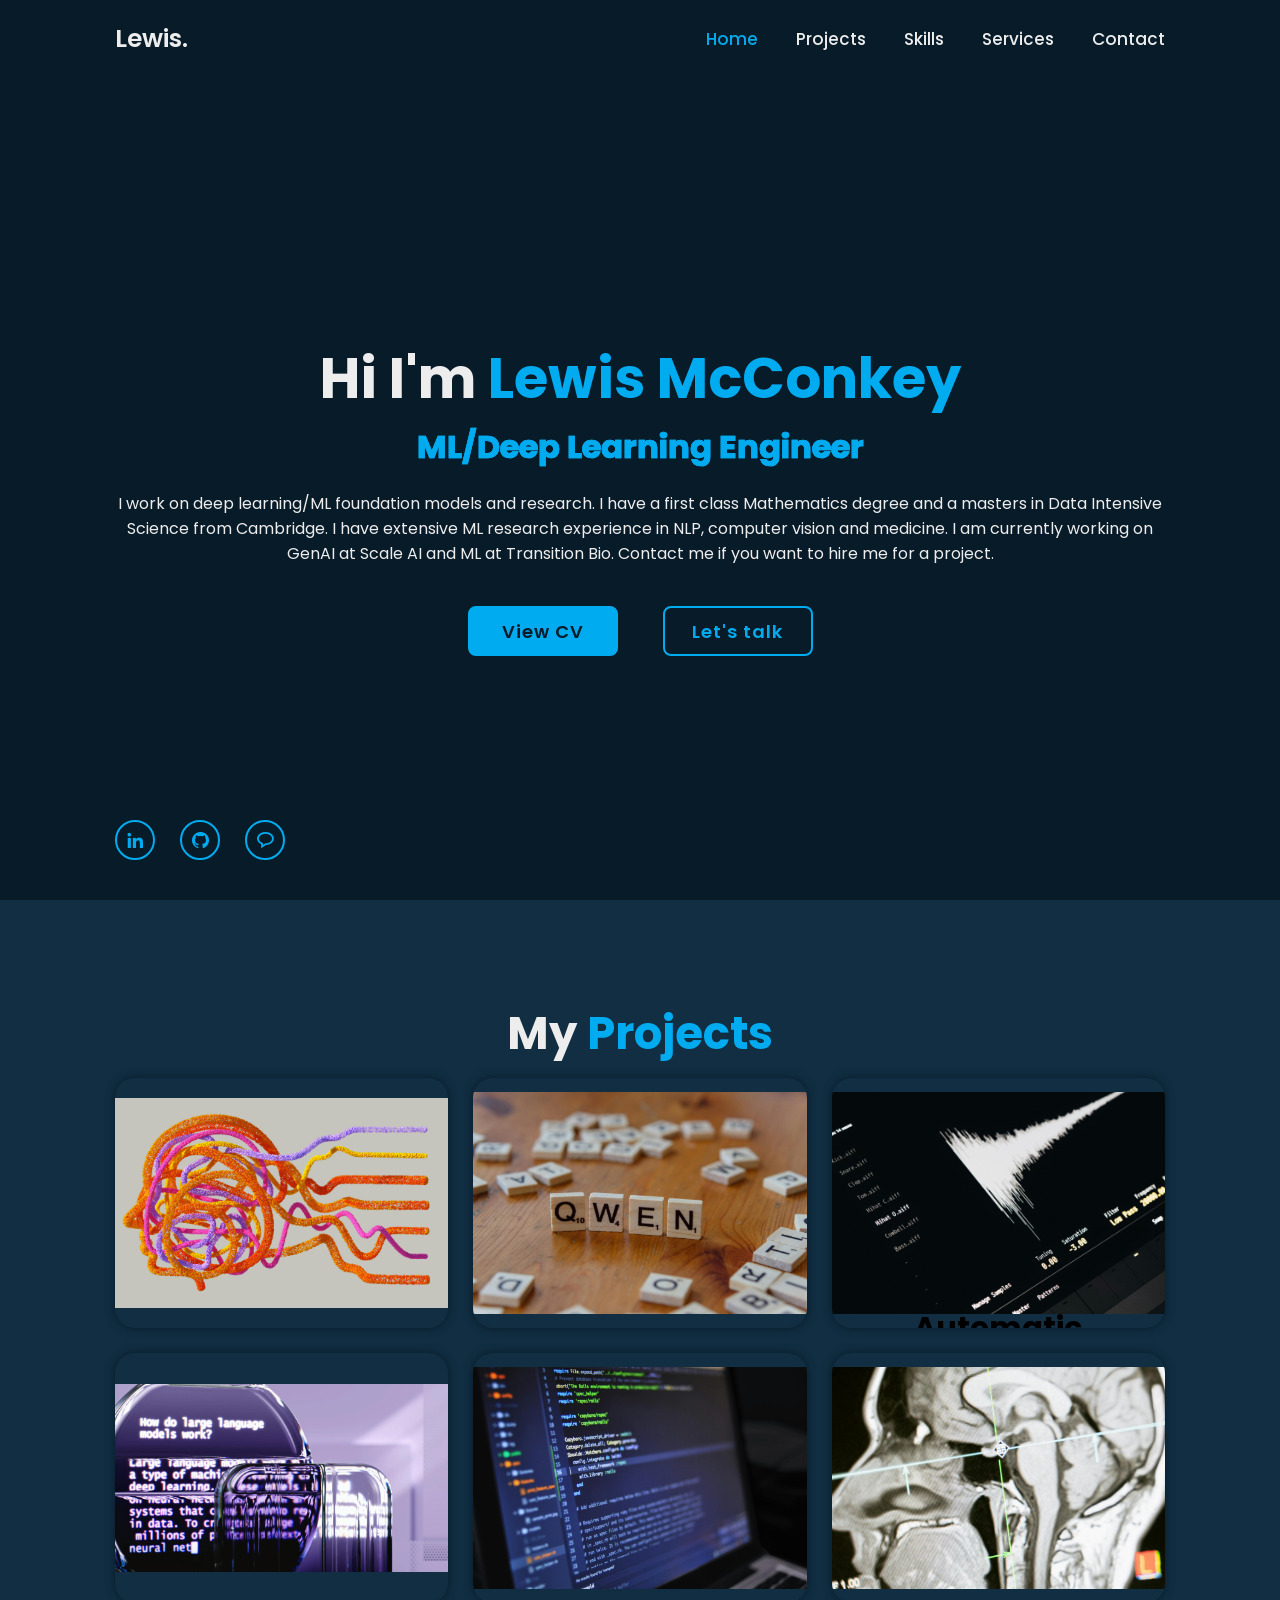
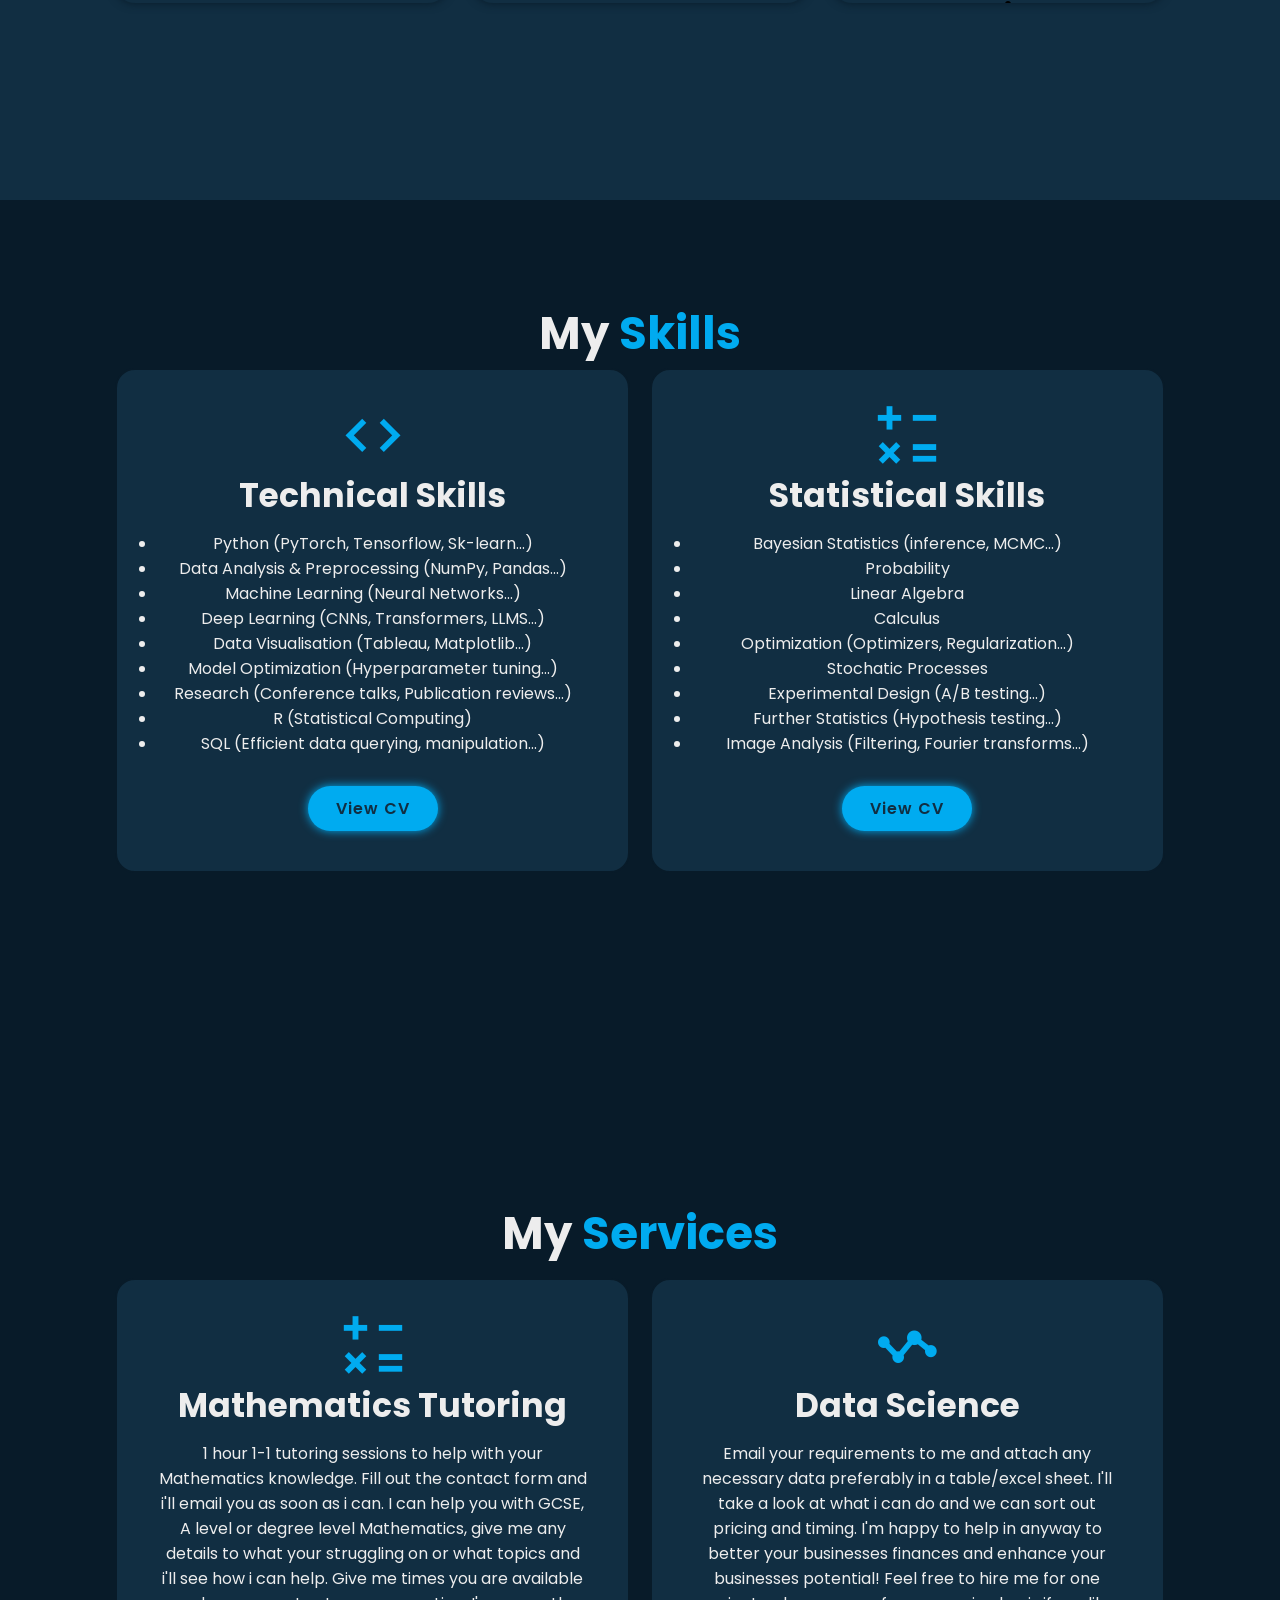
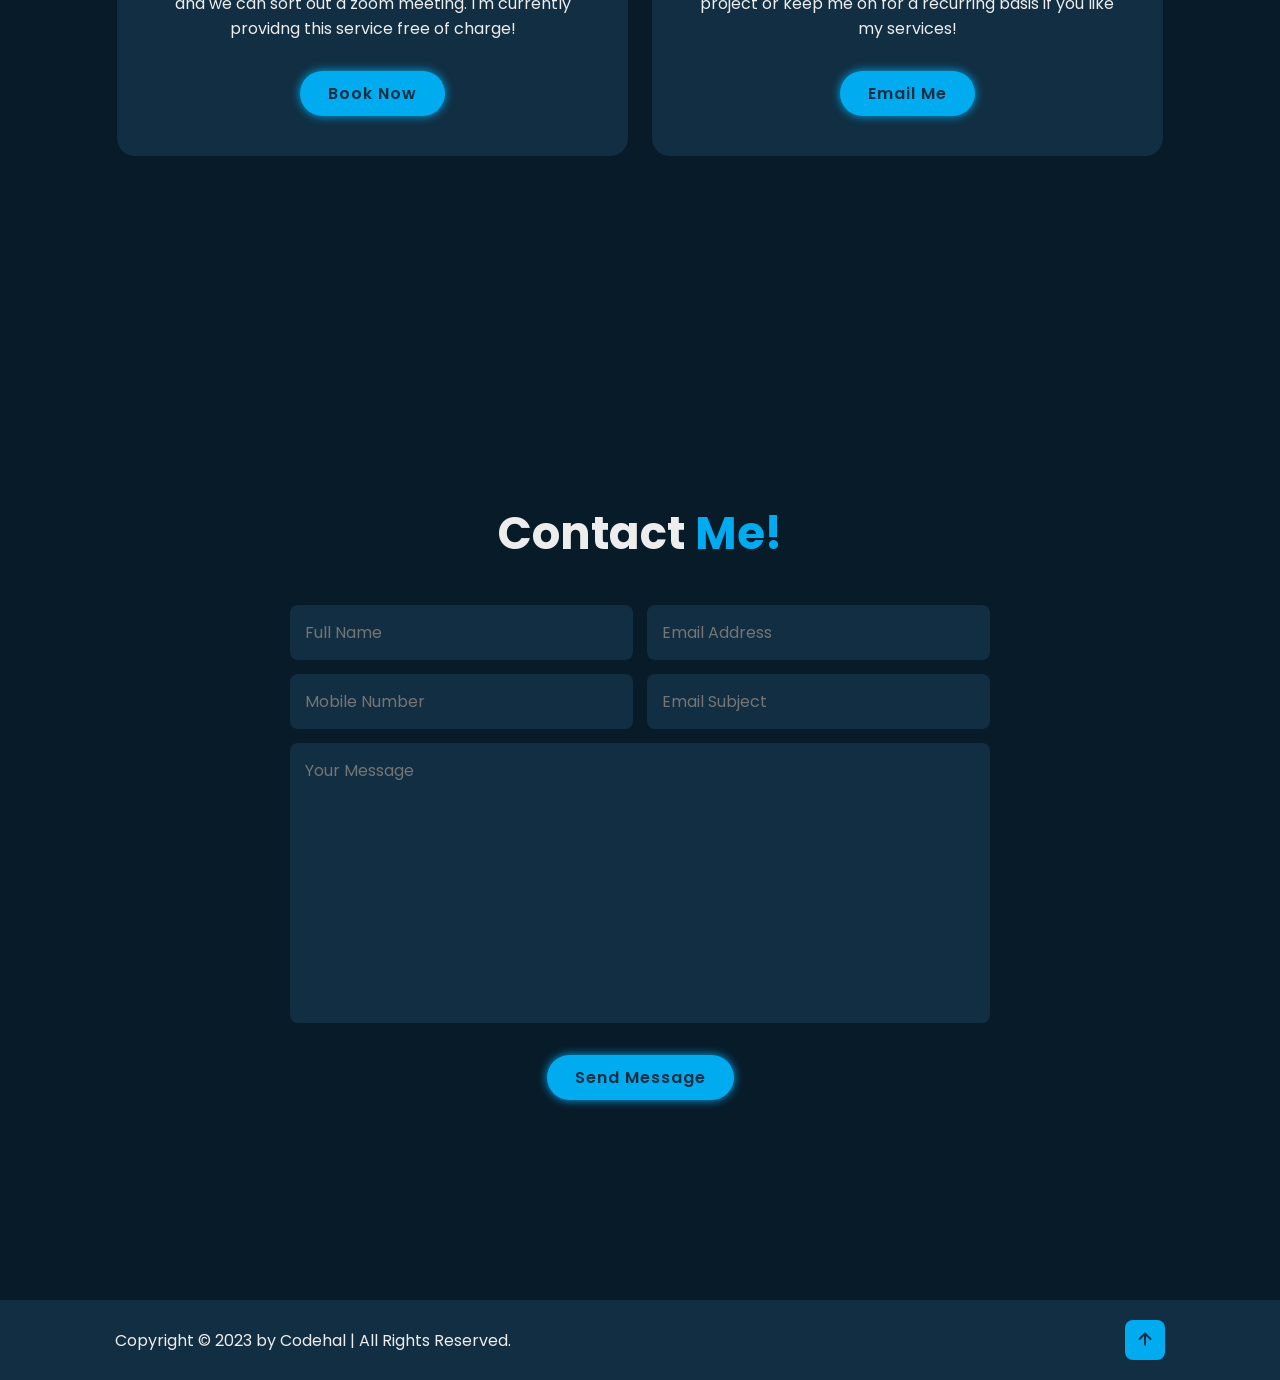
<file: index.html>
<!DOCTYPE html>
<html lang="en">

<head>
  <meta charset="UTF-8">
  <meta http-equiv="X-UA-Compatible" content="IE=edge">
  <meta name="viewport" content="width=device-width, initial-scale=1.0">
  <title>Personal Website</title>

  <link rel="stylesheet" href="personal website.css">

  <link href="https://unpkg.com/boxicons@2.1.4/css/boxicons.min.css" rel="stylesheet">
</head>
<body>
  <header class="header">
    <a href="#" class="logo">Lewis.</a>
    <div class="bx bx-menu" id="menu-icon"></div>

    <nav class="navbar">
      <a href="#Home" class="active">Home</a>
      <a href="#portfolio">Projects</a>
      <a href="#Skills">Skills</a>
      <a href="#Services">Services</a>
      <a href="#contact">Contact</a>
    </nav>

  </header>

  <section class="Home" id="Home">
    
    <div class="home-content">
      <center>
      <h1><br>Hi I'm <span>Lewis McConkey</span></h1>
      <div class="text-animate">
        <h3>ML/Deep Learning Engineer</h3>
      </div>
      <p>I work on deep learning/ML foundation models and research. I have a first class Mathematics degree and a masters in Data Intensive Science from Cambridge. I have extensive ML research experience in NLP, computer vision and medicine. I am currently working on GenAI at Scale AI and ML at Transition Bio.  Contact me if you want to hire me for a project.</p>
      <div class="btn-box">
        <a href="https://docs.google.com/document/d/1GEggq1tuvcg07qV2nIcZ8Dckjq_eZgZ1/edit?usp=sharing&ouid=100934787953432346950&rtpof=true&sd=true" download class="btn">View CV</a>
        <a href="mailto:lewis.mcconkey2001@icloud.com" class="btn">Let's talk</a>
      </div>
      <div class="home-sci">
        <a href="https://www.linkedin.com/in/lewismcconkey/"><i class="bx bxl-linkedin"></i></a>
        <a href="https://github.com/Conkey01"><i class='bx bxl-github' ></i></a>
        <a href="sms:+447851853413"> <i class='bx bx-message-rounded'></i></a>
        </center>
      </div>
      
    </div>
  </section>

  <section class="portfolio" id="portfolio">
    <h2 class="heading">My <span>Projects</span></h2>

    <div class="portfolio-container">
       <div class="portfolio-box">
         <img src="Machine_learning.jpg" alt="">
         <div class="portfolio-layer">
           <h4>Neural Networks</h4>
           <p>End-to-end neural network inference pipeline that predicts the summation of two digits (97.19% validation accuracy). Benchmarked performance against support vector machines, random forests etc.</p>
           <a href="https://github.com/Conkey01/Optimising-Neural-Network-Inference-Pipelines-for-Digit-Summation"><i class='bx bx-link-external' ></i></a>
        </div>
      </div>

          <div class="portfolio-box">
            <img src="Qwen.jpg" alt="">
            <div class="portfolio-layer">
              <h4>Qwen, LLMs</h4>
              <p>LoRA (Low-Rank Adaptation) applied to the Qwen2.5-Instruct class of Large Language Models (LLMs), repurposed for forecasting a predator-prey system.</p>
              <a href="https://github.com/Conkey01/Efficient-Fine-Tuning-of-Large-Language-Models-for-Time-Series-Forecasting-via-LoRA"><i class='bx bx-link-external' ></i></a>
            </div>
          </div>

            <div class="portfolio-box">
              <img src="Sound.jpg" alt="">
              <div class="portfolio-layer">
                <h4>Automatic Speech Recognition</h4>
                <p>A self-supervised transformer-based ASR system using CNN feature encoder and quantization module built to jointly learn discrete speech units & contextualised representations.</p>
                <a href="https://conkey01.github.io/Automatic_Speech_Recognition_System/"><i class='bx bx-link-external' ></i></a>
              </div>
            </div>

              <div class="portfolio-box">
                <img src="MLLM.jpg" alt="">
                <div class="portfolio-layer">
                  <h4>Vision Search Engine</h4>
                  <p>Vision encoder trained using student-teacher network turned into vision search engine. First part of a multimodal large language model I am currently building.</p>
                  <a href="https://conkey01.github.io/Vision_Encoder/"><i class='bx bx-link-external' ></i></a>
                </div>
              </div>

              <div class="portfolio-box">
                <img src="research_computing.jpg" alt="">
                <div class="portfolio-layer">
                  <h4>Automatic Differentiation</h4>
                  <p>Created a sub_dual_autodiff package for automatic differentiation using dual numbers.</p>
                  <a href="https://github.com/Conkey01/Automatic-Differentiation-Using-Dual-Numbers-Package"><i class='bx bx-link-external' ></i></a>
                </div>
              </div>

            <div class="portfolio-box">
               <img src="Medical_Imaging.jpg" alt="">
                <div class="portfolio-layer">
                  <h4>Medical Imaging</h4>
                   <p>Positron emission tomography and computed tomography reconstruction. Magnetic resonance imaging denoising. Computed tomography classification for cancer types (benign/malignant).</p>
                <a href="https://github.com/Conkey01/Multimodal_Imaging_for_cancer_detection_and_AI_segmentation"><i class='bx bx-link-external' ></i></a>
               </div>
             </div>

    </div>
  </section>

  <section class="Skills" id="Skills">
    <h2 class="heading">My <span>Skills</span></h2>

    <div class="services-container">
      <div class="services-box">
        <i class='bx bx-code'></i>
        <h3>Technical Skills</h3>
        <ul>
          <li>Python (PyTorch, Tensorflow, Sk-learn...)</li>
          <li>Data Analysis & Preprocessing (NumPy, Pandas...)</li>
          <li>Machine Learning (Neural Networks...)</li>
          <li>Deep Learning (CNNs, Transformers, LLMS...)</li>
          <li>Data Visualisation (Tableau, Matplotlib...)</li>
          <li>Model Optimization (Hyperparameter tuning...) </li>
          <li>Research (Conference talks, Publication reviews...)</li>
          <li>R (Statistical Computing)</li>
          <li>SQL (Efficient data querying, manipulation...)</li>
        </ul>
        <a href="https://docs.google.com/document/d/1GEggq1tuvcg07qV2nIcZ8Dckjq_eZgZ1/edit?usp=sharing&ouid=100934787953432346950&rtpof=true&sd=true" class="btn2">View CV</a>
      </div>

      <div class="services-box">
        <i class='bx bx-math' ></i>
         <h3>Statistical Skills</h3>
          <ul>
          <li>Bayesian Statistics (inference, MCMC...)</li>
          <li>Probability</li>
          <li>Linear Algebra</li>
          <li>Calculus</li>
          <li>Optimization (Optimizers, Regularization...)</li>
          <li>Stochatic Processes</li>
          <li>Experimental Design (A/B testing...)</li>
          <li>Further Statistics (Hypothesis testing...)</li>
          <li>Image Analysis (Filtering, Fourier transforms...)</li>
          </ul>
          <a href="https://docs.google.com/document/d/1GEggq1tuvcg07qV2nIcZ8Dckjq_eZgZ1/edit?usp=sharing&ouid=100934787953432346950&rtpof=true&sd=true" class="btn2">View CV</a>
        </div>
    </div>
  </section>


  <section class="Services" id="Services">
    <h2 class="heading">My <span>Services</span></h2>

    <div class="services-container">
      <div class="services-box">
      <i class='bx bx-math' ></i>
        <!-----<i class="bx bx-code-alt"></i>----->
        <h3>Mathematics Tutoring</h3>
          <p>1 hour 1-1 tutoring sessions to help with your Mathematics knowledge. Fill out the contact form and i'll email you as soon as i can. I can help you with GCSE, A level or degree level Mathematics, give me any details to what your struggling on or what topics and i'll see how i can help. Give me times you are available and we can sort out a zoom meeting. I'm currently providng this service free of charge!</p>
        <a href="mailto:lewis.mcconkey2001@icloud.com" class="btn2">Book Now</a>
      </div>

      <div class="services-box">
        <i class='bx bx-stats' ></i>
          <!-----<i class="bx bx-code-alt"></i>----->
          <h3>Data Science</h3>
          <p>Email your requirements to me and attach any necessary data preferably in a table/excel sheet. I'll take a look at what i can do and we can sort out pricing and timing. I'm happy to help in anyway to better your businesses finances and enhance your businesses potential! Feel free to hire me for one project or keep me on for a recurring basis if you like my services!</p>
          <a href="mailto:lewis.mcconkey2001@icloud.com" class="btn2">Email Me</a>
        </div>
    </div>
  </section>

  <section class="contact" id="contact">
    <h2 class="heading">Contact <span>Me!</span></h2>

    <form action="https://formsubmit.co/lewis.mcconkey2001@icloud.com" method="POST">
      <div class="input-box">
        <input type="text" placeholder="Full Name">
        <input type="email" placeholder="Email Address">
      </div>
      <div class="input-box">
        <input type="number" placeholder="Mobile Number">
        <input type="text" placeholder="Email Subject">
      </div>
      <textarea name="" id="" cols="30" rows="10" placeholder="Your Message"></textarea>
      <input type="submit" value="Send Message" class="btn2">
    </form>
  </section>

  <footer class="footer">
    <div class="footer-text">
      <p>Copyright &copy; 2023 by Codehal | All Rights Reserved.</p>
    </div>

    <div class="footer-iconTop"><a href="#Home"><i class="bx bx-up-arrow-alt"></i></a>
    </div>
  </footer>

    <script src="personal website.js"></script>
</body>
</html>
</file>
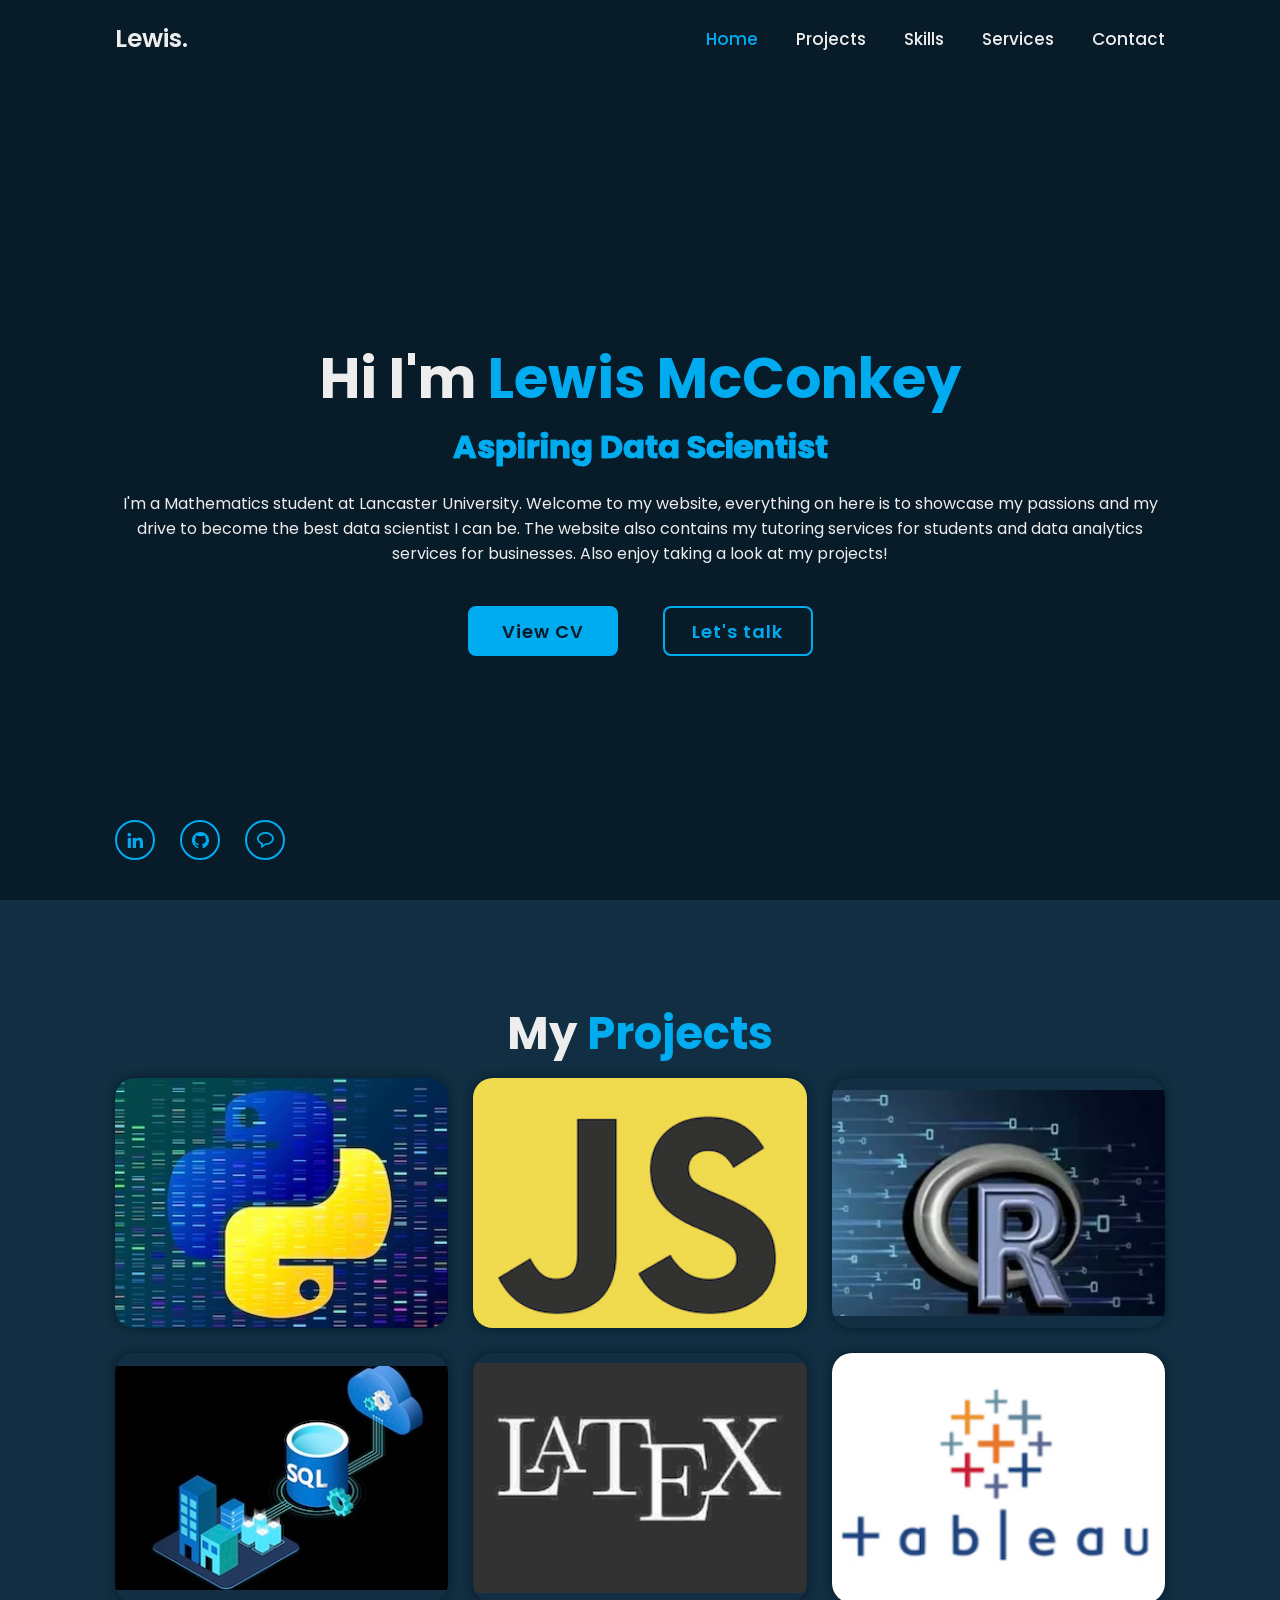
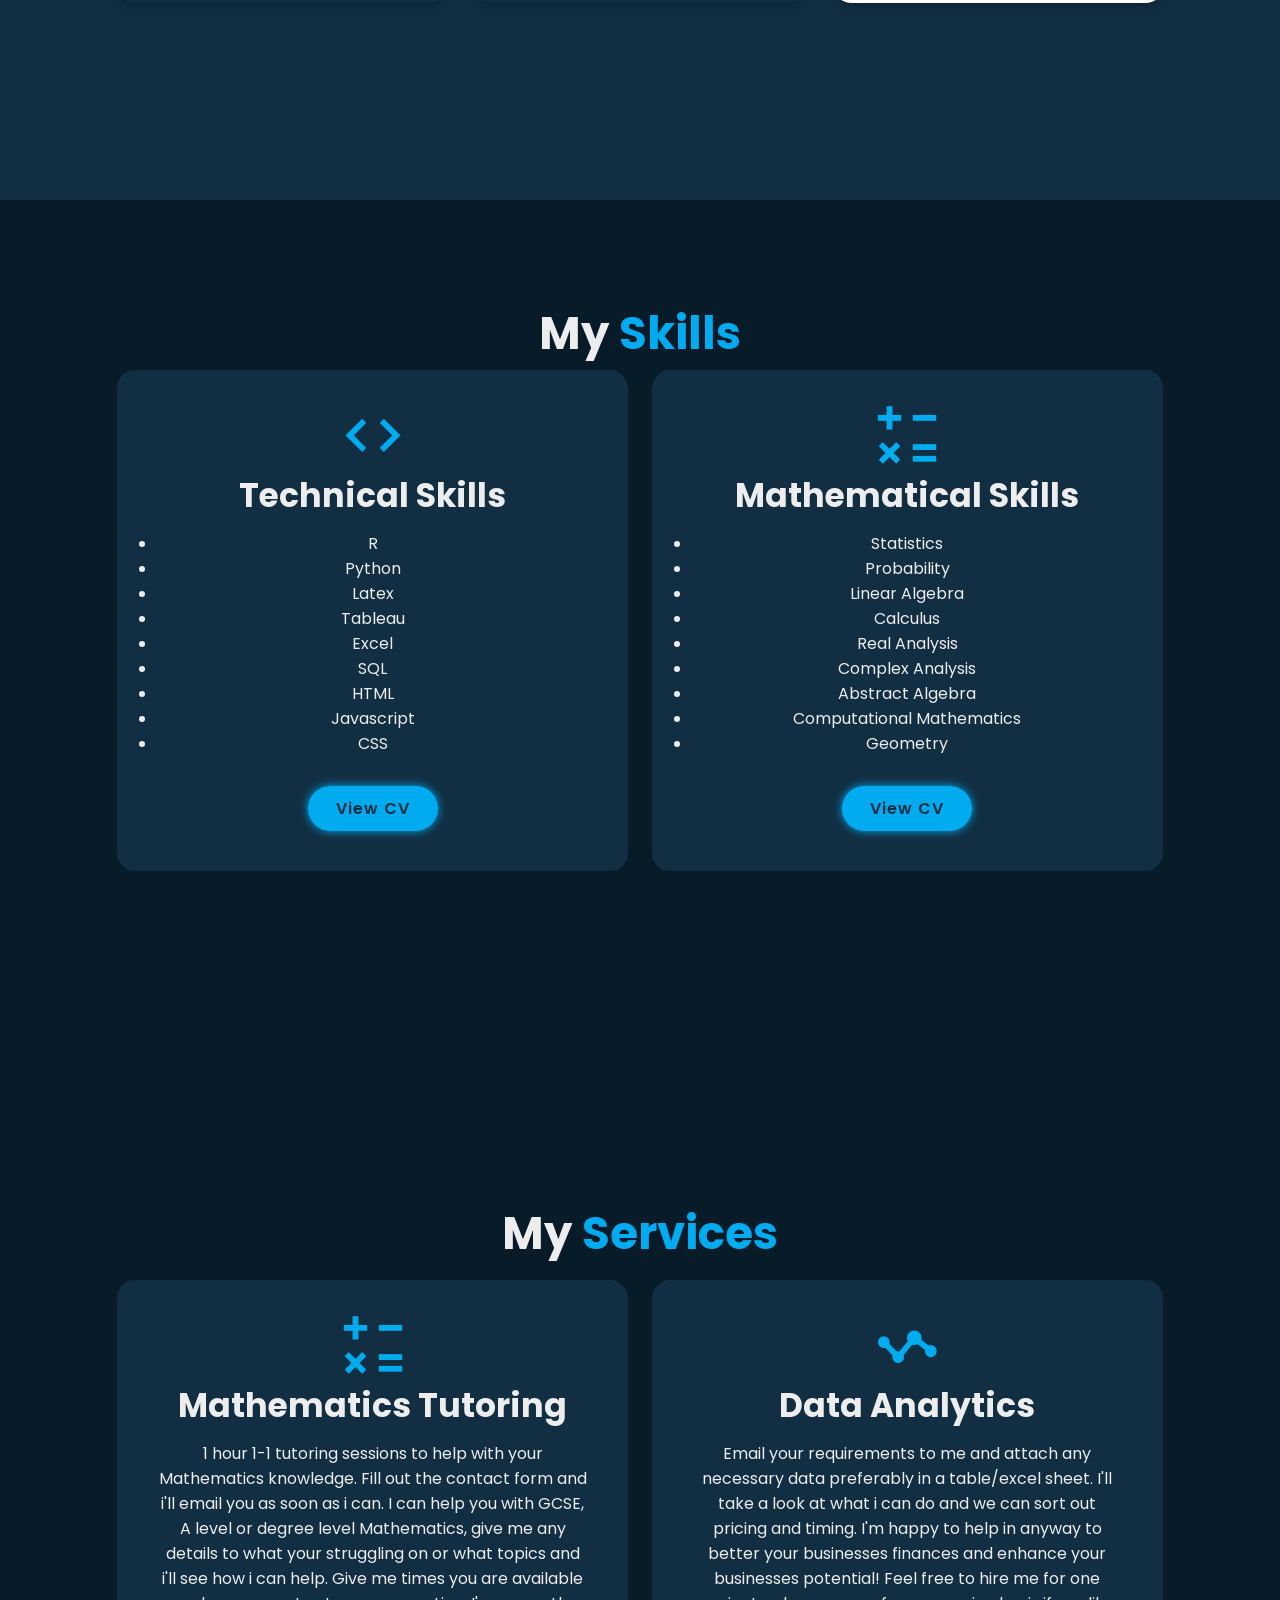
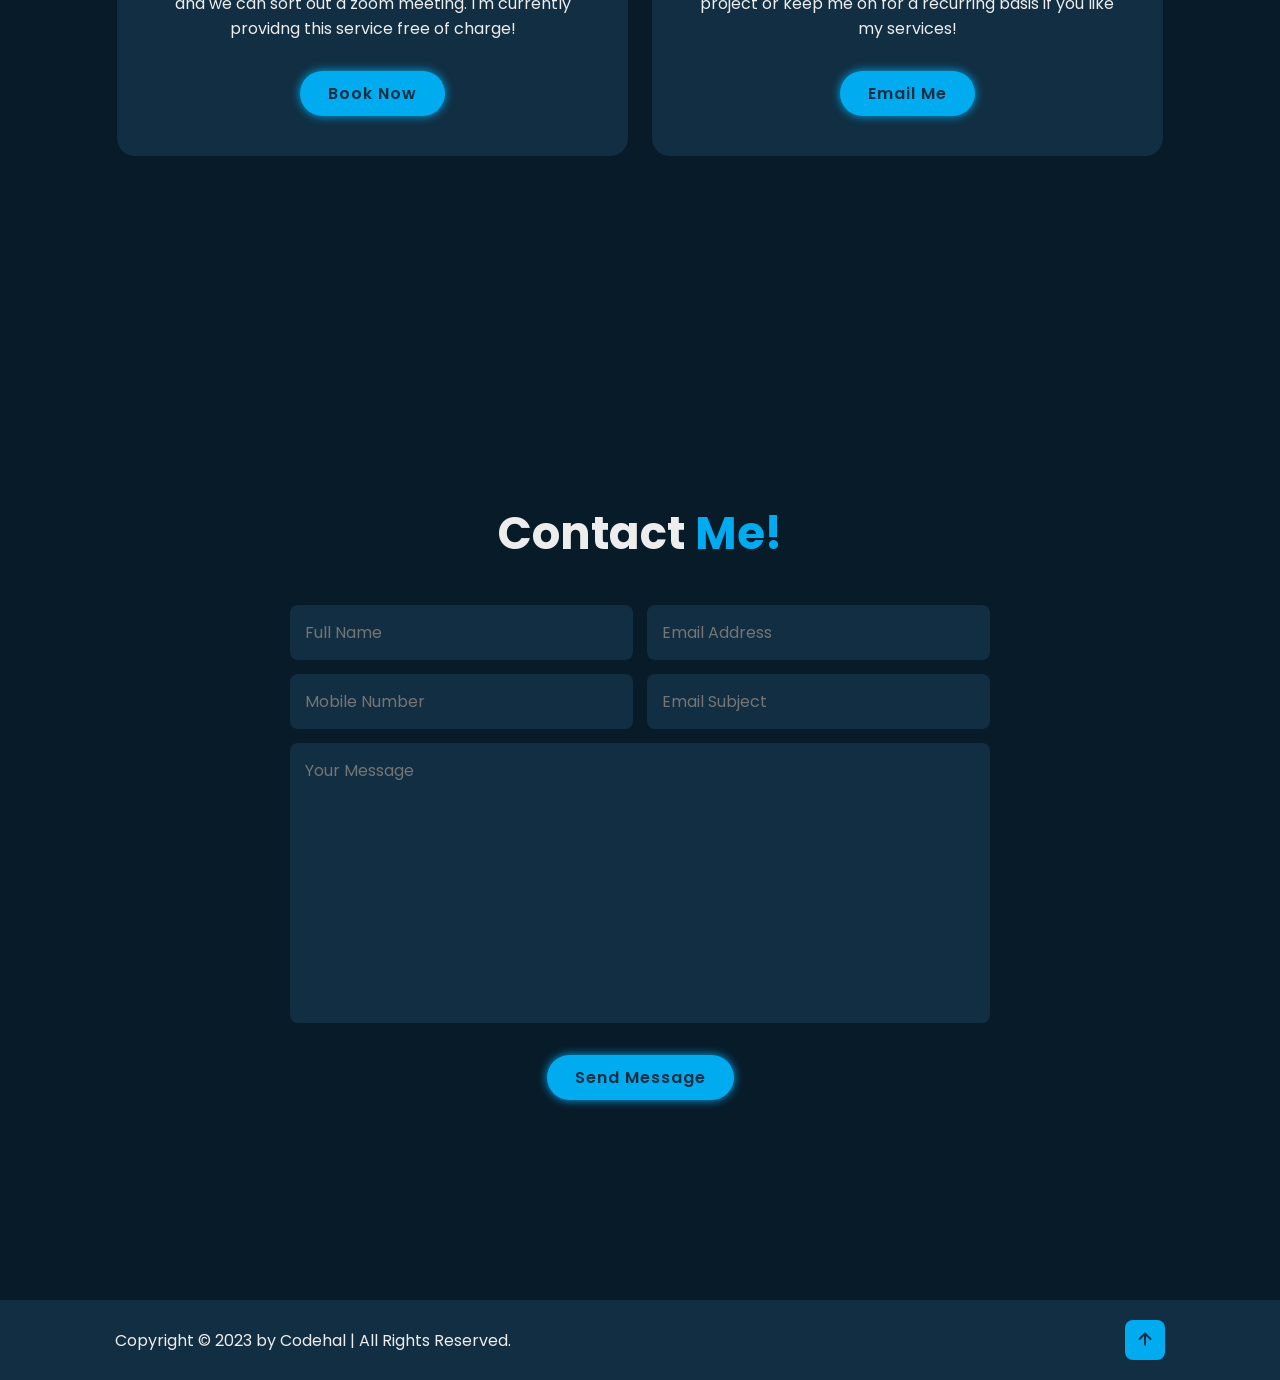
<file: Personal Website.html>
<!DOCTYPE html>
<html lang="en">

<head>
  <meta charset="UTF-8">
  <meta http-equiv="X-UA-Compatible" content="IE=edge">
  <meta name="viewport" content="width=device-width, initial scale=1.0">
  <title>Personal Website</title>

  <link rel="stylesheet" href="personal website.css">

  <link href="https://unpkg.com/boxicons@2.1.4/css/boxicons.min.css" rel="stylesheet">
</head>
<body>
  <header class="header">
    <a href="#" class="logo">Lewis.</a>
    <div class="bx bx-menu" id="menu-icon"></div>

    <nav class="navbar">
      <a href="#Home" class="active">Home</a>
      <a href="#portfolio">Projects</a>
      <a href="#Skills">Skills</a>
      <a href="#Services">Services</a>
      <a href="#contact">Contact</a>
    </nav>

  </header>

  <section class="Home" id="Home">
    
    <div class="home-content">
      <center>
      <h1><br>Hi I'm <span>Lewis McConkey</span></h1>
      <div class="text-animate">
        <h3>Aspiring Data Scientist</h3>
      </div>
      <p>I'm a Mathematics student at Lancaster University. Welcome to my website, everything on here is to showcase my passions and my drive to become the best data scientist I can be. The website also contains my tutoring services for students and data analytics services for businesses. Also enjoy taking a look at my projects!</p>
      <div class="btn-box">
        <a href="https://docs.google.com/document/d/1ktmlhTL9glizCnyXrKWQAvomitLuitNJVugeslTedOE/edit?usp=sharing" download class="btn">View CV</a>
        <a href="mailto:lewis.mcconkey2001@icloud.com" class="btn">Let's talk</a>
      </div>
      <div class="home-sci">
        <a href="https://www.linkedin.com/in/lewismcconkey/"><i class="bx bxl-linkedin"></i></a>
        <a href="https://github.com/Conkey01"><i class='bx bxl-github' ></i></a>
        <a href="sms:+447851853413"> <i class='bx bx-message-rounded'></i></a>
        </center>
      </div>
      
    </div>
  </section>

  <section class="portfolio" id="portfolio">
    <h2 class="heading">My <span>Projects</span></h2>

    <div class="portfolio-container">
       <div class="portfolio-box">
         <img src="python.jpg" alt="">
         <div class="portfolio-layer">
           <h4>Python</h4>
           <p>View some of my Python projects:</p>
           <a href="#"><i class='bx bx-link-external' ></i></a>
        </div>
      </div>

        <div class="portfolio-box">
          <img src="Websites.jpg" alt="">
          <div class="portfolio-layer">
            <h4>Websites</h4>
            <p>View some of my websites (each folder contains the HTML, CSS, Javascript and images to individual wesbites):</p>
            <a href="https://drive.google.com/drive/folders/1oANBbDkpqe4vY2prJok2bJtKl8bMyIgs?usp=sharing"><i class='bx bx-link-external' ></i></a>
          </div>
        </div>

          <div class="portfolio-box">
            <img src="R.jpg" alt="">
            <div class="portfolio-layer">
              <h4>R</h4>
              <p>View some of my R projects (These are shorter projects):</p>
              <a href="#"><i class='bx bx-link-external' ></i></a>
            </div>
          </div>

            <div class="portfolio-box">
              <img src="SQL.jpg" alt="">
              <div class="portfolio-layer">
                <h4>SQL</h4>
                <p>View some of my SQl projects (coming soon...):</p>
                <a href="#"><i class='bx bx-link-external' ></i></a>
              </div>
            </div>

              <div class="portfolio-box">
                <img src="LaTex.jpg" alt="">
                <div class="portfolio-layer">
                  <h4>LaTex</h4>
                  <p>View some of my LaTex projects:</p>
                  <a href="https://drive.google.com/drive/folders/1TSJ8YtNglSjfgtpD7KHTPLG6jdZS6n-x?usp=sharing"><i class='bx bx-link-external' ></i></a>
                </div>
              </div>

                <div class="portfolio-box">
                  <img src="Tableau.jpg" alt="">
                  <div class="portfolio-layer">
                    <h4>Tableau</h4>
                    <p>View some of my Tableau projects (+ other dashboards):</p>
                    <a href="#"><i class='bx bx-link-external' ></i></a>
                  </div>
                </div>

    </div>
  </section>

  <section class="Skills" id="Skills">
    <h2 class="heading">My <span>Skills</span></h2>

    <div class="services-container">
      <div class="services-box">
        <i class='bx bx-code'></i>
        <h3>Technical Skills</h3>
        <ul>
          <li>R</li>
          <li>Python</li>
          <li>Latex</li>
          <li>Tableau</li>
          <li>Excel</li>
          <li>SQL</li>
          <li>HTML</li>
          <li>Javascript</li>
          <li>CSS</li>
        </ul>
        <a href="https://docs.google.com/document/d/1ktmlhTL9glizCnyXrKWQAvomitLuitNJVugeslTedOE/edit?usp=sharing" class="btn2">View CV</a>
      </div>

      <div class="services-box">
        <i class='bx bx-math' ></i>
          <h3>Mathematical Skills</h3>
          <ul>
          <li>Statistics</li>
          <li>Probability</li>
          <li>Linear Algebra</li>
          <li>Calculus</li>
          <li>Real Analysis</li>
          <li>Complex Analysis</li>
          <li>Abstract Algebra</li>
          <li>Computational Mathematics</li>
          <li>Geometry</li>
          </ul>
          <a href="https://docs.google.com/document/d/1ktmlhTL9glizCnyXrKWQAvomitLuitNJVugeslTedOE/edit?usp=sharing" class="btn2">View CV</a>
        </div>
    </div>
  </section>


  <section class="Services" id="Services">
    <h2 class="heading">My <span>Services</span></h2>

    <div class="services-container">
      <div class="services-box">
      <i class='bx bx-math' ></i>
        <!-----<i class="bx bx-code-alt"></i>----->
        <h3>Mathematics Tutoring</h3>
          <p>1 hour 1-1 tutoring sessions to help with your Mathematics knowledge. Fill out the contact form and i'll email you as soon as i can. I can help you with GCSE, A level or degree level Mathematics, give me any details to what your struggling on or what topics and i'll see how i can help. Give me times you are available and we can sort out a zoom meeting. I'm currently providng this service free of charge!</p>
        <a href="#contact" class="btn2">Book Now</a>
      </div>

      <div class="services-box">
        <i class='bx bx-stats' ></i>
          <!-----<i class="bx bx-code-alt"></i>----->
          <h3>Data Analytics</h3>
          <p>Email your requirements to me and attach any necessary data preferably in a table/excel sheet. I'll take a look at what i can do and we can sort out pricing and timing. I'm happy to help in anyway to better your businesses finances and enhance your businesses potential! Feel free to hire me for one project or keep me on for a recurring basis if you like my services!</p>
          <a href="mailto:lewis.mcconkey2001@icloud.com" class="btn2">Email Me</a>
        </div>
    </div>
  </section>

  <section class="contact" id="contact">
    <h2 class="heading">Contact <span>Me!</span></h2>

    <form action="https://formsubmit.co/lewis.mcconkey2001@icloud.com" method="POST">
      <div class="input-box">
        <input type="text" placeholder="Full Name">
        <input type="email" placeholder="Email Address">
      </div>
      <div class="input-box">
        <input type="number" placeholder="Mobile Number">
        <input type="text" placeholder="Email Subject">
      </div>
      <textarea name="" id="" cols="30" rows="10" placeholder="Your Message"></textarea>
      <input type="submit" value="Send Message" class="btn2">
    </form>
  </section>

  <footer class="footer">
    <div class="footer-text">
      <p>Copyright &copy; 2023 by Codehal | All Rights Reserved.</p>
    </div>

    <div class="footer-iconTop"><a href="#Home"><i class="bx bx-up-arrow-alt"></i></a>
    </div>
  </footer>

    <script src="personal website.js"></script>
</body>
</html>
</file>
<file: personal website.css>
@import url('https://fonts.googleapis.com/css2?family=Poppins:wght@300;400;500;600;700;800;900&display=swap');

* {
  margin: 0;
  padding: 0;
  box-sizing: border-box;
  text-decoration: none;
  border: none;
  outline: none;
  scroll-behavior: smooth;
  font-family: 'Poppins', sans-serif;
}

:root {
  --bg-color: #081b29;
  --second-bg-color: #112e42;
  --third-bg-color: #323946;
  --text-color: #ededed;
  --main-color: #00abf0;
  --main-color2: #0ef;
}

html {
  font-size: 62.5%;
  overflow-x: hidden;
}

body {
  background: var(--bg-color);
  color: var(--text-color);
}

/* ============ HEADER ============ */

.header {
  position: fixed;
  top: 0;
  left: 0;
  width: 100%;
  padding: 2rem 9%;
  background: transparent;
  display: flex;
  justify-content: space-between;
  align-items: center;
  z-index: 100;
}

#me {
  float: right;
  margin: 0 0 0 15px;
}

.logo {
  font-size: 2.5rem;
  color: var(--text-color);
  font-weight: 600;
}

.navbar a {
  font-size: 1.7rem;
  color: var(--text-color);
  font-weight: 500;
  margin-left: 3.5rem;
}

.navbar a:hover,
.navbar a.active {
  color: var(--main-color);
}

#menu-icon {
  font-size: 3.6rem;
  color: var(--text-color);
  cursor: pointer;
  display: none;
}

/* ============ SECTIONS (GENERAL) ============ */

section {
  min-height: 100vh;
  padding: 10rem 9% 2rem;
}

/* ============ HOME ============ */

.Home {
  display: flex;
  align-items: center;
  padding: 0 9%;
}

.home-content {
  max-width: 800rem;
}

.home-content h1 {
  font-size: 5.6rem;
  font-weight: 700;
  line-height: 1.6;
}

.text-animate {
  position: relative;
  width: 80rem;
  overflow: hidden;
}

.home-content .text-animate h3 {
  font-size: 3.2rem;
  font-weight: 700;
  color: transparent;
  -webkit-text-stroke: .7px var(--main-color);
  background-image: linear-gradient(var(--main-color), var(--main-color));
  background-repeat: no-repeat;
  -webkit-background-clip: text;
  background-size: 90% 100%;
  background-position: -100% -100%;
  animation: homeBgText 6s linear infinite;
  animation-delay: 2s;
}

.home-content .text-animate h3::before {
  position: absolute;
  top: 0;
  left: 0;
  width: 0;
  height: 100%;
  border-right: 2px solid var(--main-color);
  z-index: -1;
}

.home-content p {
  font-size: 1.6rem;
  margin: 2rem 0 4rem;
}

.btn-box {
  position: relative;
  display: flex;
  justify-content: space-between;
  width: 34.5rem;
  height: 5rem;
}

.btn-box .btn {
  position: relative;
  display: inline-flex;
  justify-content: center;
  align-items: center;
  width: 15rem;
  height: 100%;
  background: var(--main-color);
  border: .2rem solid var(--main-color);
  border-radius: .8rem;
  font-size: 1.8rem;
  font-weight: 600;
  letter-spacing: .1rem;
  color: var(--bg-color);
  z-index: 1;
  overflow: hidden;
  transition: .5s;
}

.btn-box .btn:hover {
  color: var(--main-color);
}

.btn:hover {
  color: var(--main-color);
}

.btn-box .btn:nth-child(2) {
  background: transparent;
  color: var(--main-color);
}

.btn-box .btn:nth-child(2):hover {
  color: var(--bg-color);
}

.btn-box .btn:nth-child(2)::before {
  background: var(--main-color);
}

.btn-box .btn::before {
  content: '';
  position: absolute;
  top: 0;
  left: 0;
  width: 0;
  height: 100%;
  background: var(--bg-color);
  z-index: -1;
  transition: .5s;
}

.btn-box .btn:hover::before {
  width: 100%;
}

.home-sci {
  position: absolute;
  bottom: 4rem;
  width: 170px;
  display: flex;
  justify-content: space-between;
}

.home-sci a {
  position: relative;
  display: inline-flex;
  justify-content: center;
  align-items: center;
  width: 40px;
  height: 40px;
  background: transparent;
  border: .2rem solid var(--main-color);
  border-radius: 50%;
  font-size: 20px;
  color: var(--main-color);
  z-index: 1;
  overflow: hidden;
  transition: .5s;
}

.home-sci a:hover {
  color: var(--bg-color);
}

.home-sci a::before {
  content: '';
  position: absolute;
  top: 0;
  left: 0;
  width: 0;
  height: 100%;
  background: var(--main-color);
  z-index: -1;
  transition: .5s;
}

.home-sci a:hover::before {
  width: 100%;
}

/* ============ PORTFOLIO / PROJECTS ============ */

.portfolio {
  background: var(--second-bg-color);
}

.portfolio h2 {
  margin-bottom: 1rem;
}

.portfolio-container {
  display: grid;
  grid-template-columns: repeat(3, 1fr);
  align-items: center;
  gap: 2.5rem;
}

.portfolio-container .portfolio-box {
  position: relative;
  border-radius: 2rem;
  box-shadow: 0 0 1rem var(--bg-color);
  overflow: hidden;
  display: flex;
  height: 25rem;
  flex-direction: column;
  width: 100%;
  align-items: center;
  justify-content: center;
}

.portfolio-box img {
  width: 100%;
  height: auto;
  object-fit: cover;
  transition: .5s ease;
}

.portfolio-box:hover img {
  transform: scale(1.1);
}

.portfolio-box .portfolio-layer {
  position: absolute;
  bottom: 0;
  left: 0;
  width: 100%;
  height: 100%;
  background: linear-gradient(rgba(0, 0, 0, .1), var(--main-color2));
  display: flex;
  justify-content: center;
  align-items: center;
  flex-direction: column;
  text-align: center;
  padding: 0 4rem;
  transform: translateY(100%);
  transition: .5s ease;
}

.portfolio-box:hover .portfolio-layer {
  transform: translateY(0);
}

.portfolio-layer h4 {
  font-size: 3rem;
  color: black;
}

.portfolio-layer p {
  font-size: 1.4rem;
  margin: .3rem 0 1rem;
  color: black;
}

.portfolio-layer a {
  display: inline-flex;
  justify-content: center;
  align-items: center;
  width: 5rem;
  height: 5rem;
  background: var(--text-color);
  border-radius: 50%;
}

.portfolio-layer a i {
  font-size: 2rem;
  color: var(--second-bg-color);
}

/* ============ SERVICES / SKILLS ============ */

.btn2 {
  display: inline-block;
  padding: 1rem 2.8rem;
  background: var(--main-color);
  border-radius: 4rem;
  box-shadow: 0 0 1rem var(--main-color);
  font-size: 1.6rem;
  color: var(--second-bg-color);
  letter-spacing: .1rem;
  font-weight: 600;
}

.heading {
  text-align: center;
  font-size: 4.5rem;
}

span {
  color: var(--main-color);
}

.Services h2 {
  margin-bottom: 1rem;
}

.services-container {
  display: flex;
  justify-content: center;
  align-items: center;
  flex-wrap: wrap;
  gap: 2rem;
}

.services-container .services-box {
  flex: 1 1 30rem;
  background: var(--second-bg-color);
  padding: 3rem 4rem 4rem;
  border-radius: 2rem;
  text-align: center;
  border: .2rem solid var(--bg-color);
  transition: .5s ease;
}

.services-container .services-box:hover {
  border-color: var(--main-color);
  transform: scale(1.02);
}

.services-box i {
  font-size: 7rem;
  color: var(--main-color);
}

.services-box h3 {
  font-size: 3.3rem;
}

.services-box p,
ul {
  font-size: 1.6rem;
  margin: 1rem 0 3rem;
}

/* ============ CONTACT ============ */

.contact h2 {
  margin-bottom: 3rem;
}

.contact form {
  max-width: 70rem;
  margin: 1rem auto;
  text-align: center;
  margin-bottom: 3rem;
}

.contact form .input-box {
  display: flex;
  justify-content: space-between;
  flex-wrap: wrap;
}

.contact form .input-box input,
.contact form textarea {
  width: 100%;
  padding: 1.5rem;
  font-size: 1.6rem;
  color: var(--text-color);
  background: var(--second-bg-color);
  border-radius: .8rem;
  margin: .7rem 0;
}

.contact form .input-box input {
  width: 49%;
}

.contact form textarea {
  resize: none;
}

.contact form .btn2 {
  margin-top: 2rem;
  cursor: pointer;
}

/* ============ FOOTER ============ */

.footer {
  display: flex;
  justify-content: space-between;
  align-items: center;
  flex-wrap: wrap;
  padding: 2rem 9%;
  background: var(--second-bg-color);
}

.footer-text p {
  font-size: 1.6rem;
}

.footer-iconTop a {
  display: inline-flex;
  justify-content: center;
  align-items: center;
  padding: .8rem;
  background: var(--main-color);
  border-radius: .8rem;
  transition: .5s ease;
}

.footer-iconTop a:hover {
  box-shadow: 0 0 1rem var(--main-color);
}

.footer-iconTop a i {
  font-size: 2.4rem;
  color: var(--second-bg-color);
}

/* ============ KEYFRAMES ============ */

@keyframes homeBgText {
  0%,
  10%,
  100% {
    background-position: -60rem 0;
  }
  65%,
  85% {
    background-position: 0 0;
  }
}


/* =============================================
   RESPONSIVE — TABLET (768px and below)
   ============================================= */

@media (max-width: 768px) {

  /* --- Header / Nav --- */
  #menu-icon {
    display: block;
  }

  .navbar {
    position: absolute;
    top: 100%;
    left: -100%;
    width: 100%;
    padding: 1rem 4%;
    background: var(--second-bg-color);
    box-shadow: 0 .5rem 1rem rgba(0, 0, 0, .2);
    transition: .3s ease;
    display: flex;
    flex-direction: column;
    align-items: center;
  }

  .navbar.active {
    left: 0;
  }

  .navbar a {
    display: block;
    font-size: 2rem;
    margin: 2rem 0;
    margin-left: 0;
  }

  /* --- Home Section: vertically centre everything --- */
  .Home {
    display: flex;
    align-items: center;
    justify-content: center;
    min-height: 100vh;
    padding: 0 9%;
  }

  .home-content {
    display: flex;
    flex-direction: column;
    align-items: center;
    text-align: center;
  }

  .home-content h1 {
    font-size: 4rem;
    margin-bottom: 0.5rem;
  }

  .text-animate {
    width: 100%;
    margin-bottom: 1rem;
  }

  .home-content .text-animate h3 {
    font-size: 2.4rem;
  }

  .home-content p {
    font-size: 1.5rem;
    margin: 1rem 0 4rem;
  }

  .btn-box {
    width: 100%;
    max-width: 34.5rem;
    flex-wrap: wrap;
    gap: 3rem;
    height: auto;
    justify-content: center;
    margin: 0 auto;
  }

  .btn-box .btn {
    width: 14rem;
    height: 4.5rem;
    font-size: 1.6rem;
  }

  .home-sci {
    position: relative;
    bottom: auto;
    margin-top: 3rem;
    justify-content: center;
  }

  /* --- Portfolio: 2 columns --- */
  .portfolio-container {
    grid-template-columns: repeat(2, 1fr);
    gap: 2rem;
  }

  .portfolio-layer h4 {
    font-size: 2.2rem;
  }

  .portfolio-layer p {
    font-size: 1.2rem;
  }

  /* --- Headings --- */
  .heading {
    font-size: 3.5rem;
  }

  /* --- Skills: remove bullet points --- */
  .services-box ul {
    list-style: none;
    padding-left: 0;
  }

  /* --- Services --- */
  .services-container .services-box {
    padding: 2.5rem 2rem 3rem;
  }

  .services-box h3 {
    font-size: 2.6rem;
  }

  /* --- Contact --- */
  .contact form .input-box input {
    width: 100%;
  }

  /* --- Footer --- */
  .footer {
    flex-direction: column;
    text-align: center;
    gap: 1.5rem;
  }
}


/* =============================================
   RESPONSIVE — SMALL MOBILE (480px and below)
   ============================================= */

@media (max-width: 480px) {

  html {
    font-size: 55%;
  }

  section {
    padding: 8rem 5% 2rem;
  }

  .header {
    padding: 2rem 5%;
  }

  /* --- Home Section: vertically centre everything --- */
  .Home {
    display: flex;
    align-items: center;
    justify-content: center;
    min-height: 100vh;
    padding: 0 5%;
  }

  .home-content {
    display: flex;
    flex-direction: column;
    align-items: center;
    text-align: center;
  }

  .home-content h1 {
    font-size: 3.2rem;
    line-height: 1.4;
    margin-bottom: 0.5rem;
  }

  .text-animate {
    width: 100%;
    margin-bottom: 1rem;
  }

  .home-content .text-animate h3 {
    font-size: 2rem;
  }

  .home-content p {
    font-size: 1.4rem;
    margin: 1rem 0 4rem;
  }

  .btn-box {
    flex-direction: column;
    align-items: center;
    gap: 3rem;
    margin: 0 auto;
  }

  .btn-box .btn {
    width: 100%;
    max-width: 25rem;
    height: 4.5rem;
    font-size: 1.5rem;
  }

  .home-sci {
    position: relative;
    bottom: auto;
    margin-top: 3rem;
    justify-content: center;
  }

  /* --- Portfolio: 1 column --- */
  .portfolio-container {
    grid-template-columns: 1fr;
    gap: 1.5rem;
  }

  .portfolio-container .portfolio-box {
    height: 22rem;
  }

  .portfolio-layer {
    padding: 0 2rem;
  }

  .portfolio-layer h4 {
    font-size: 2rem;
  }

  .portfolio-layer p {
    font-size: 1.2rem;
  }

  /* --- Headings --- */
  .heading {
    font-size: 3rem;
  }

  /* --- Skills: remove bullet points --- */
  .services-box ul {
    list-style: none;
    padding-left: 0;
  }

  /* --- Services --- */
  .services-box h3 {
    font-size: 2.2rem;
  }

  .services-box i {
    font-size: 5rem;
  }

  .services-container .services-box {
    padding: 2rem 1.5rem 3rem;
  }

  /* --- Footer --- */
  .footer {
    padding: 2rem 5%;
  }
}
</file>
